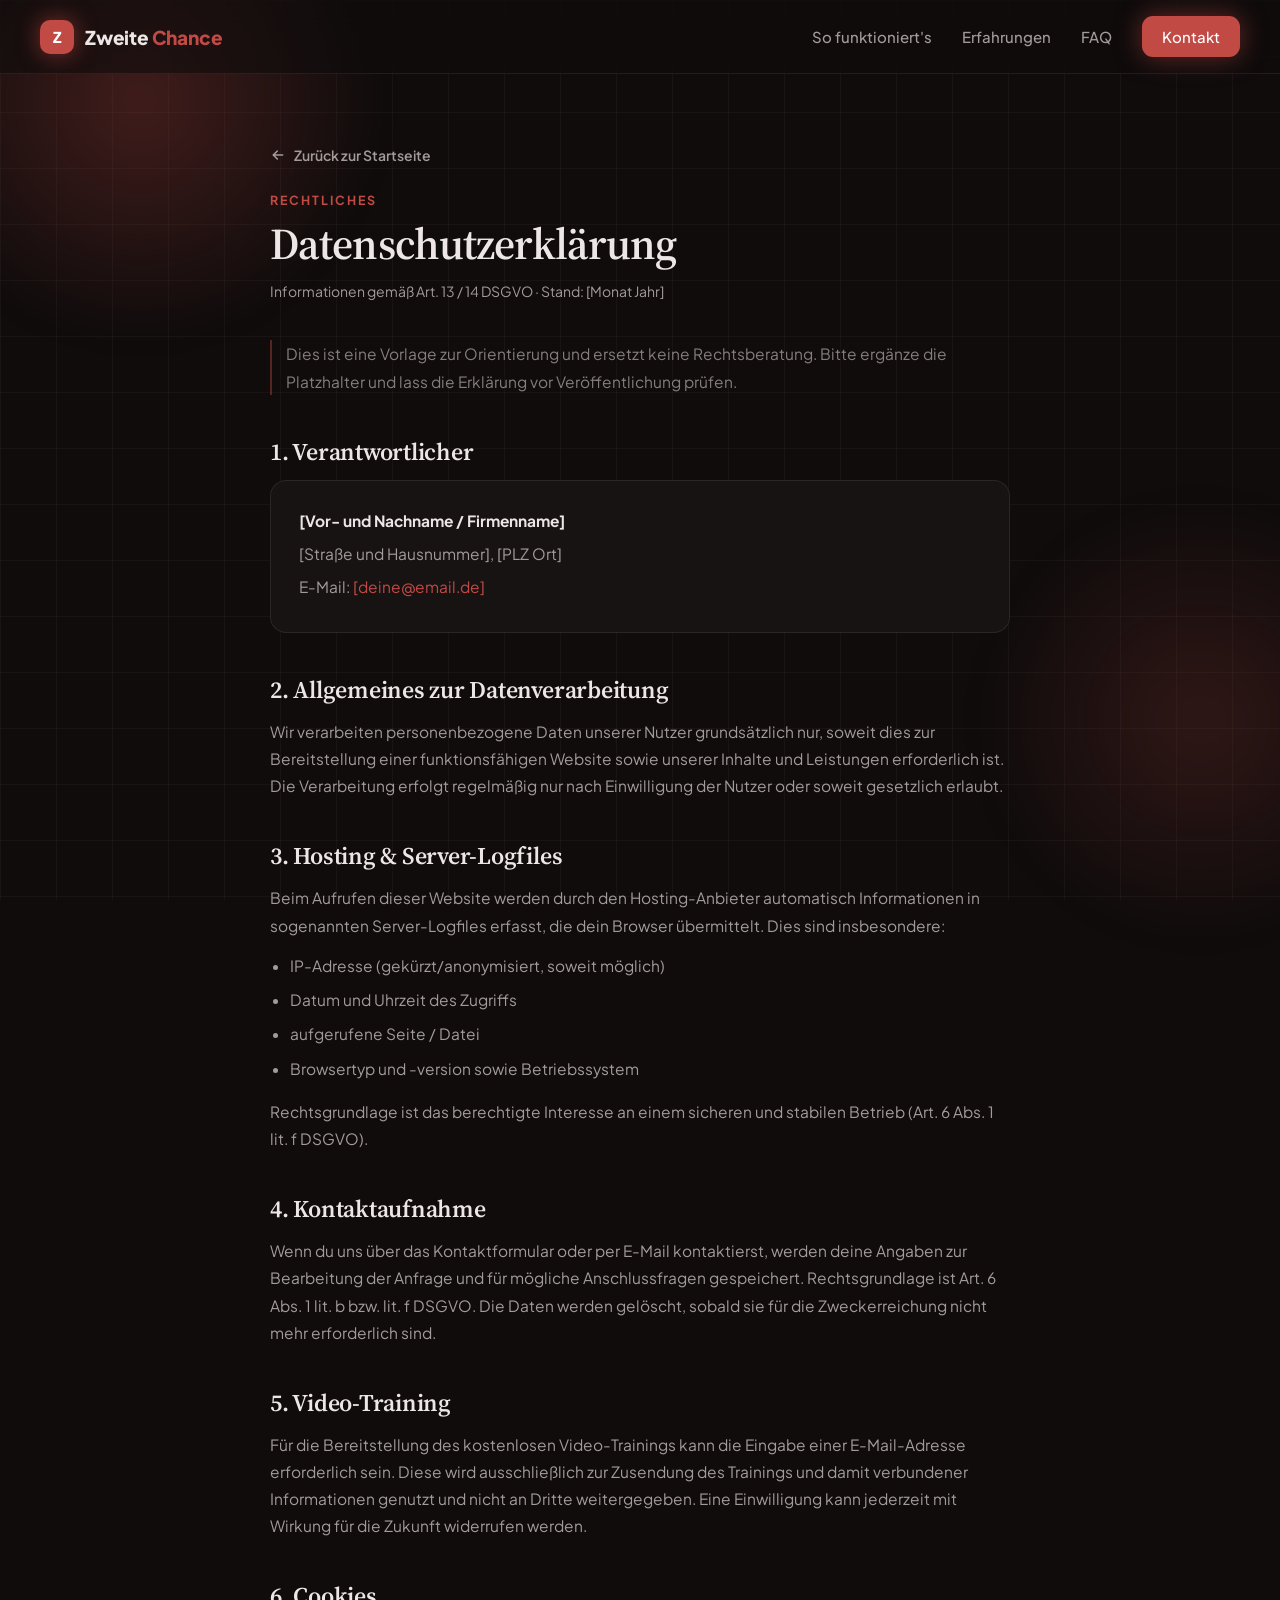
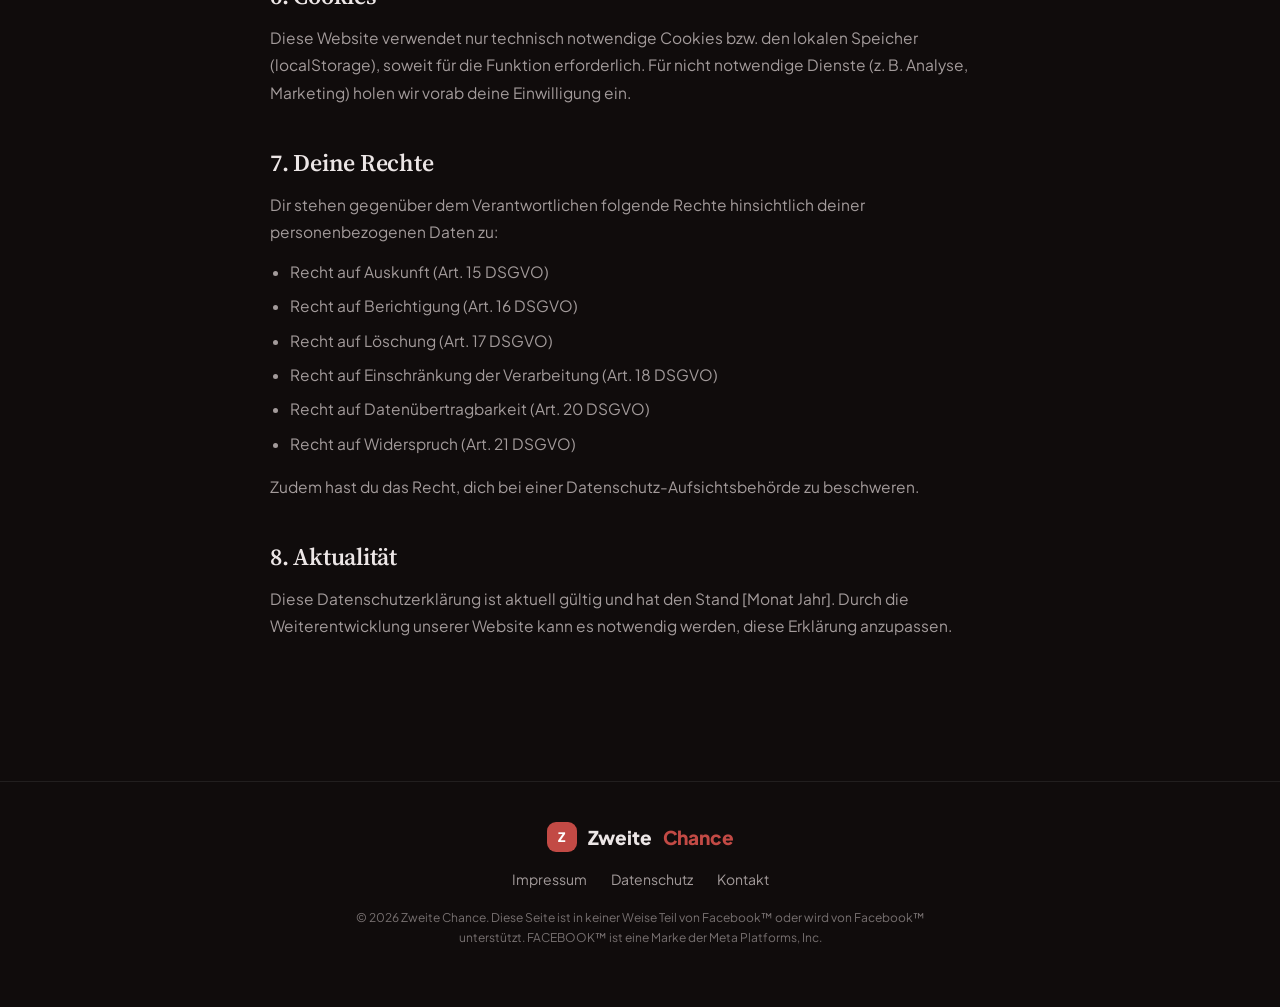
<file: datenschutz.html>
﻿<!DOCTYPE html>
<html lang="de" data-theme="crimson">
<head>
  <meta charset="utf-8">
  <meta name="viewport" content="width=device-width, initial-scale=1">
  <title>Datenschutz — Zweite Chance</title>
  <meta name="robots" content="noindex">
  <link rel="preconnect" href="https://fonts.googleapis.com">
  <link rel="preconnect" href="https://fonts.gstatic.com" crossorigin>
  <link href="https://fonts.googleapis.com/css2?family=Source+Serif+4:opsz,wght@8..60,400;8..60,500;8..60,600;8..60,700&family=Plus+Jakarta+Sans:wght@400;500;600;700;800&display=swap" rel="stylesheet">
  <link rel="stylesheet" href="assets/css/styles.css">
</head>
<body>

  <div class="bg-layer" aria-hidden="true">
    <div class="glow glow-1"></div>
    <div class="glow glow-2"></div>
  </div>
  <canvas id="heartbeat" class="heartbeat-layer" aria-hidden="true"></canvas>

  <div class="ui-layer">

    <nav class="nav">
      <a class="brand" href="index.html" style="text-decoration:none">
        <span class="brand-badge">Z</span>
        <span>Zweite<span class="accent"> Chance</span></span>
      </a>
      <div class="nav-links">
        <a href="index.html#how">So funktioniert's</a>
        <a href="index.html#stories">Erfahrungen</a>
        <a href="index.html#faq">FAQ</a>
        <a href="kontakt.html" class="btn-nav">Kontakt</a>
      </div>
    </nav>

    <main class="page">
      <a class="page-back" href="index.html">
        <svg width="16" height="16" viewBox="0 0 24 24" fill="none" stroke="currentColor" stroke-width="2.4" stroke-linecap="round"><path d="M19 12H5M11 18l-6-6 6-6"/></svg>
        Zurück zur Startseite
      </a>
      <p class="page-eyebrow">Rechtliches</p>
      <h1 class="page-title">Datenschutzerklärung</h1>
      <p class="page-meta">Informationen gemäß Art. 13 / 14 DSGVO · Stand: [Monat Jahr]</p>

      <div class="page-body">
        <p class="page-note">Dies ist eine Vorlage zur Orientierung und ersetzt keine Rechtsberatung. Bitte ergänze die Platzhalter und lass die Erklärung vor Veröffentlichung prüfen.</p>

        <h2>1. Verantwortlicher</h2>
        <div class="page-card">
          <p><strong>[Vor- und Nachname / Firmenname]</strong></p>
          <p>[Straße und Hausnummer], [PLZ Ort]</p>
          <p>E-Mail: <a href="mailto:[deine@email.de]">[deine@email.de]</a></p>
        </div>

        <h2>2. Allgemeines zur Datenverarbeitung</h2>
        <p>Wir verarbeiten personenbezogene Daten unserer Nutzer grundsätzlich nur, soweit dies zur Bereitstellung einer funktionsfähigen Website sowie unserer Inhalte und Leistungen erforderlich ist. Die Verarbeitung erfolgt regelmäßig nur nach Einwilligung der Nutzer oder soweit gesetzlich erlaubt.</p>

        <h2>3. Hosting &amp; Server-Logfiles</h2>
        <p>Beim Aufrufen dieser Website werden durch den Hosting-Anbieter automatisch Informationen in sogenannten Server-Logfiles erfasst, die dein Browser übermittelt. Dies sind insbesondere:</p>
        <ul>
          <li>IP-Adresse (gekürzt/anonymisiert, soweit möglich)</li>
          <li>Datum und Uhrzeit des Zugriffs</li>
          <li>aufgerufene Seite / Datei</li>
          <li>Browsertyp und -version sowie Betriebssystem</li>
        </ul>
        <p>Rechtsgrundlage ist das berechtigte Interesse an einem sicheren und stabilen Betrieb (Art. 6 Abs. 1 lit. f DSGVO).</p>

        <h2>4. Kontaktaufnahme</h2>
        <p>Wenn du uns über das Kontaktformular oder per E-Mail kontaktierst, werden deine Angaben zur Bearbeitung der Anfrage und für mögliche Anschlussfragen gespeichert. Rechtsgrundlage ist Art. 6 Abs. 1 lit. b bzw. lit. f DSGVO. Die Daten werden gelöscht, sobald sie für die Zweckerreichung nicht mehr erforderlich sind.</p>

        <h2>5. Video-Training</h2>
        <p>Für die Bereitstellung des kostenlosen Video-Trainings kann die Eingabe einer E-Mail-Adresse erforderlich sein. Diese wird ausschließlich zur Zusendung des Trainings und damit verbundener Informationen genutzt und nicht an Dritte weitergegeben. Eine Einwilligung kann jederzeit mit Wirkung für die Zukunft widerrufen werden.</p>

        <h2>6. Cookies</h2>
        <p>Diese Website verwendet nur technisch notwendige Cookies bzw. den lokalen Speicher (localStorage), soweit für die Funktion erforderlich. Für nicht notwendige Dienste (z. B. Analyse, Marketing) holen wir vorab deine Einwilligung ein.</p>

        <h2>7. Deine Rechte</h2>
        <p>Dir stehen gegenüber dem Verantwortlichen folgende Rechte hinsichtlich deiner personenbezogenen Daten zu:</p>
        <ul>
          <li>Recht auf Auskunft (Art. 15 DSGVO)</li>
          <li>Recht auf Berichtigung (Art. 16 DSGVO)</li>
          <li>Recht auf Löschung (Art. 17 DSGVO)</li>
          <li>Recht auf Einschränkung der Verarbeitung (Art. 18 DSGVO)</li>
          <li>Recht auf Datenübertragbarkeit (Art. 20 DSGVO)</li>
          <li>Recht auf Widerspruch (Art. 21 DSGVO)</li>
        </ul>
        <p>Zudem hast du das Recht, dich bei einer Datenschutz-Aufsichtsbehörde zu beschweren.</p>

        <h2>8. Aktualität</h2>
        <p>Diese Datenschutzerklärung ist aktuell gültig und hat den Stand [Monat Jahr]. Durch die Weiterentwicklung unserer Website kann es notwendig werden, diese Erklärung anzupassen.</p>
      </div>
    </main>

    <footer class="footer">
      <a class="brand footer-brand" href="index.html" style="text-decoration:none">
        <span class="brand-badge small">Z</span>
        Zweite<span class="accent"> Chance</span>
      </a>
      <div class="footer-links">
        <a href="impressum.html">Impressum</a>
        <a href="datenschutz.html">Datenschutz</a>
        <a href="kontakt.html">Kontakt</a>
      </div>
      <p class="footer-fine">© 2026 Zweite Chance. Diese Seite ist in keiner Weise Teil von Facebook™ oder wird von Facebook™ unterstützt. FACEBOOK™ ist eine Marke der Meta Platforms, Inc.</p>
    </footer>

  </div>

  <script src="assets/js/script.js"></script>
</body>
</html>
</file>
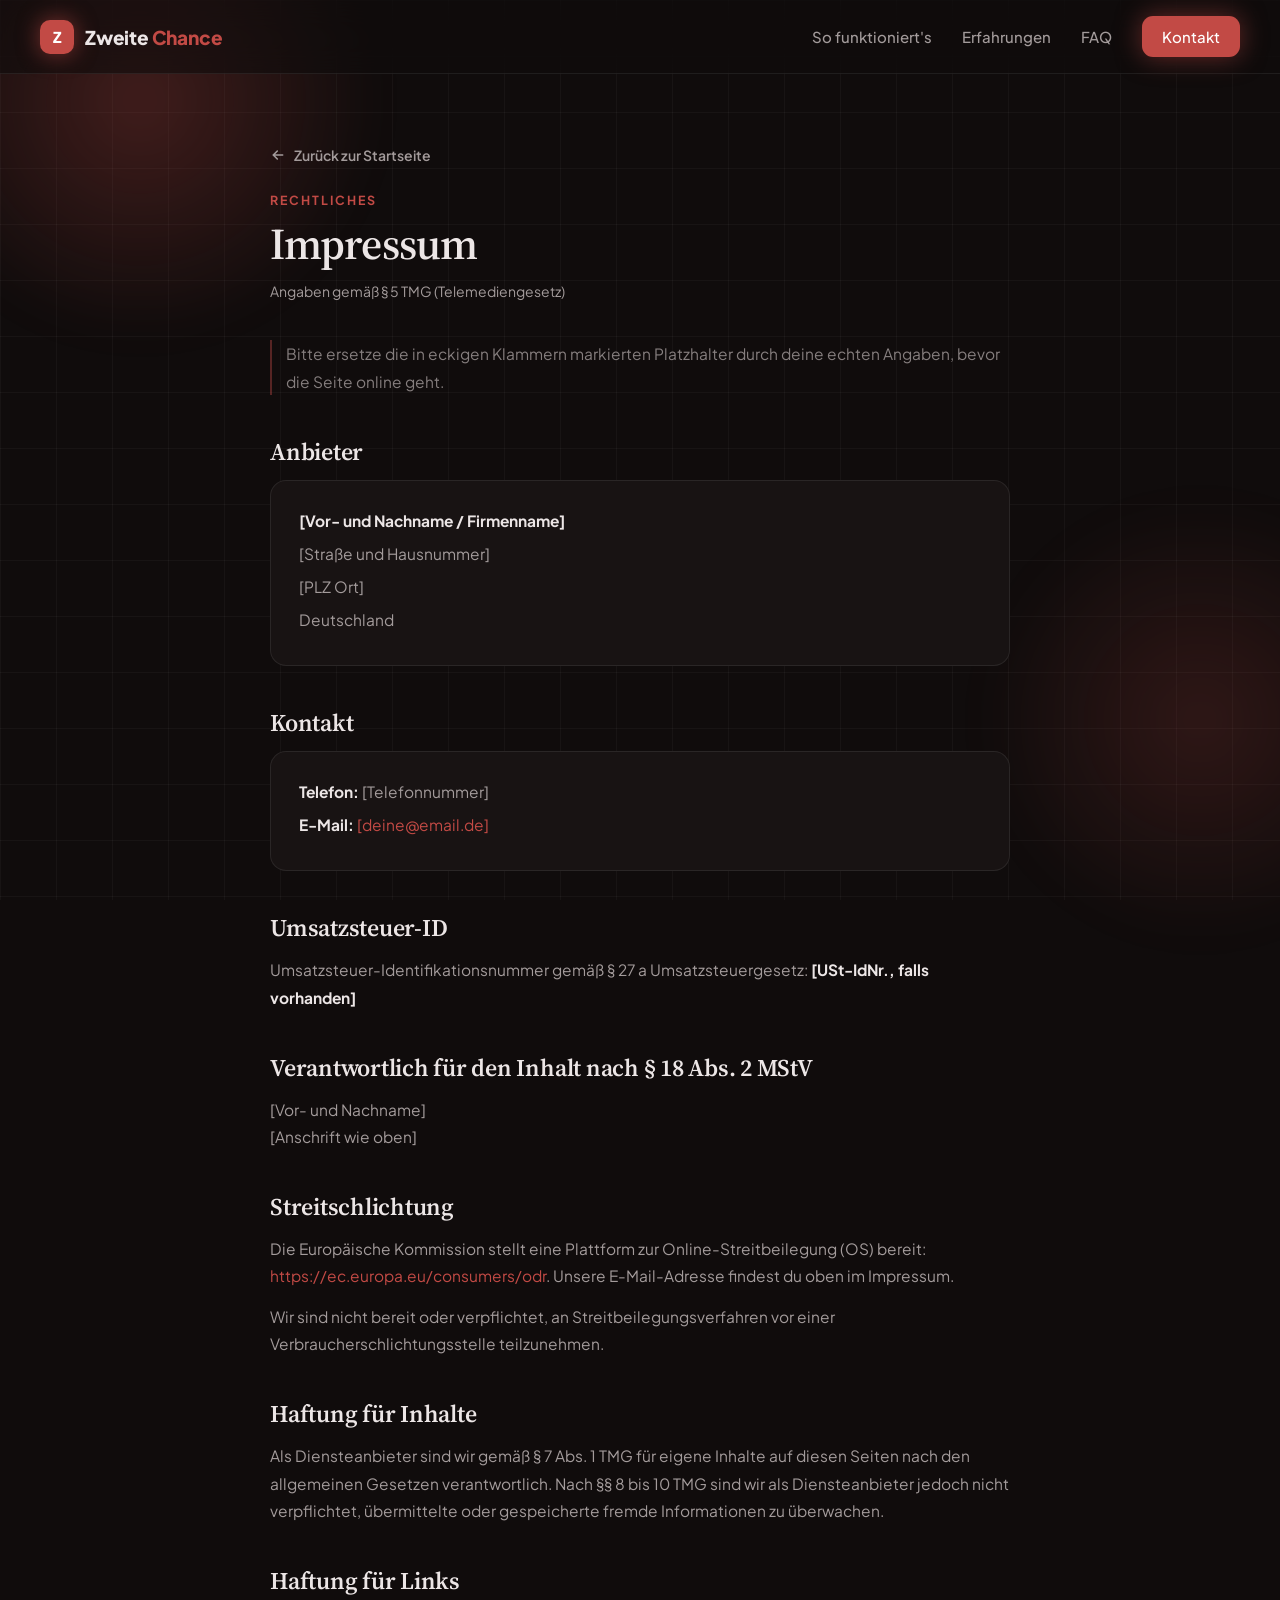
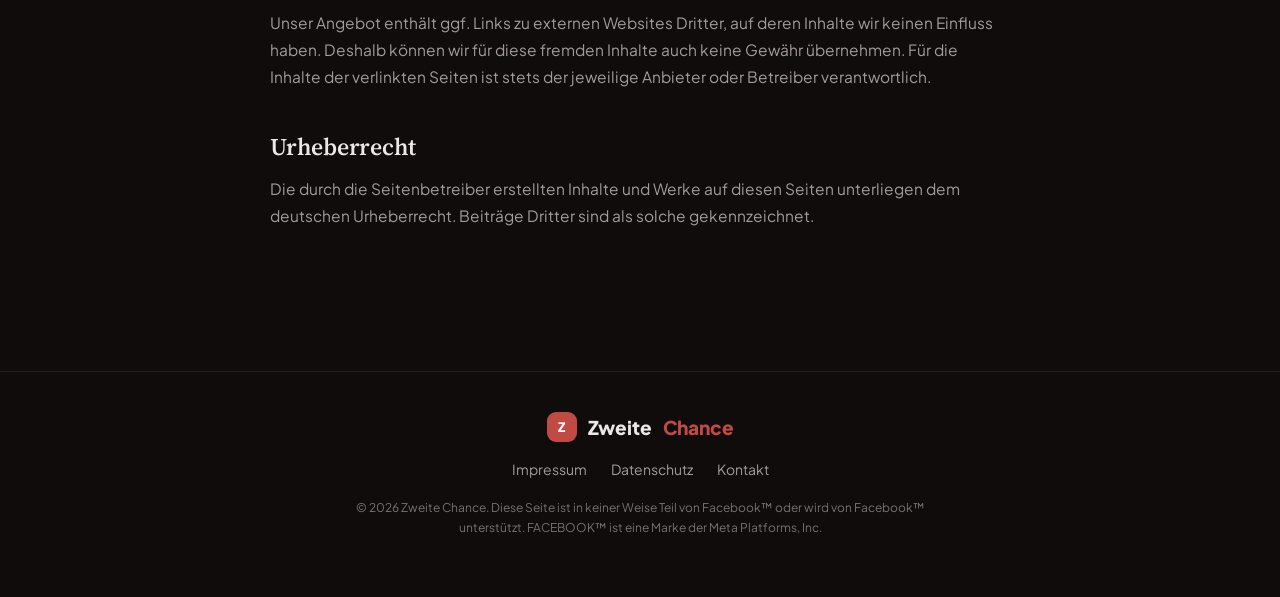
<file: impressum.html>
﻿<!DOCTYPE html>
<html lang="de" data-theme="crimson">
<head>
  <meta charset="utf-8">
  <meta name="viewport" content="width=device-width, initial-scale=1">
  <title>Impressum — Zweite Chance</title>
  <meta name="robots" content="noindex">
  <link rel="preconnect" href="https://fonts.googleapis.com">
  <link rel="preconnect" href="https://fonts.gstatic.com" crossorigin>
  <link href="https://fonts.googleapis.com/css2?family=Source+Serif+4:opsz,wght@8..60,400;8..60,500;8..60,600;8..60,700&family=Plus+Jakarta+Sans:wght@400;500;600;700;800&display=swap" rel="stylesheet">
  <link rel="stylesheet" href="assets/css/styles.css">
</head>
<body>

  <div class="bg-layer" aria-hidden="true">
    <div class="glow glow-1"></div>
    <div class="glow glow-2"></div>
  </div>
  <canvas id="heartbeat" class="heartbeat-layer" aria-hidden="true"></canvas>

  <div class="ui-layer">

    <nav class="nav">
      <a class="brand" href="index.html" style="text-decoration:none">
        <span class="brand-badge">Z</span>
        <span>Zweite<span class="accent"> Chance</span></span>
      </a>
      <div class="nav-links">
        <a href="index.html#how">So funktioniert's</a>
        <a href="index.html#stories">Erfahrungen</a>
        <a href="index.html#faq">FAQ</a>
        <a href="kontakt.html" class="btn-nav">Kontakt</a>
      </div>
    </nav>

    <main class="page">
      <a class="page-back" href="index.html">
        <svg width="16" height="16" viewBox="0 0 24 24" fill="none" stroke="currentColor" stroke-width="2.4" stroke-linecap="round"><path d="M19 12H5M11 18l-6-6 6-6"/></svg>
        Zurück zur Startseite
      </a>
      <p class="page-eyebrow">Rechtliches</p>
      <h1 class="page-title">Impressum</h1>
      <p class="page-meta">Angaben gemäß § 5 TMG (Telemediengesetz)</p>

      <div class="page-body">
        <p class="page-note">Bitte ersetze die in eckigen Klammern markierten Platzhalter durch deine echten Angaben, bevor die Seite online geht.</p>

        <h2>Anbieter</h2>
        <div class="page-card">
          <p><strong>[Vor- und Nachname / Firmenname]</strong></p>
          <p>[Straße und Hausnummer]</p>
          <p>[PLZ Ort]</p>
          <p>Deutschland</p>
        </div>

        <h2>Kontakt</h2>
        <div class="page-card">
          <p><strong>Telefon:</strong> [Telefonnummer]</p>
          <p><strong>E-Mail:</strong> <a href="mailto:[deine@email.de]">[deine@email.de]</a></p>
        </div>

        <h2>Umsatzsteuer-ID</h2>
        <p>Umsatzsteuer-Identifikationsnummer gemäß § 27 a Umsatzsteuergesetz: <strong>[USt-IdNr., falls vorhanden]</strong></p>

        <h2>Verantwortlich für den Inhalt nach § 18 Abs. 2 MStV</h2>
        <p>[Vor- und Nachname]<br>[Anschrift wie oben]</p>

        <h2>Streitschlichtung</h2>
        <p>Die Europäische Kommission stellt eine Plattform zur Online-Streitbeilegung (OS) bereit: <a href="https://ec.europa.eu/consumers/odr" target="_blank" rel="noopener">https://ec.europa.eu/consumers/odr</a>. Unsere E-Mail-Adresse findest du oben im Impressum.</p>
        <p>Wir sind nicht bereit oder verpflichtet, an Streitbeilegungsverfahren vor einer Verbraucherschlichtungsstelle teilzunehmen.</p>

        <h2>Haftung für Inhalte</h2>
        <p>Als Diensteanbieter sind wir gemäß § 7 Abs. 1 TMG für eigene Inhalte auf diesen Seiten nach den allgemeinen Gesetzen verantwortlich. Nach §§ 8 bis 10 TMG sind wir als Diensteanbieter jedoch nicht verpflichtet, übermittelte oder gespeicherte fremde Informationen zu überwachen.</p>

        <h2>Haftung für Links</h2>
        <p>Unser Angebot enthält ggf. Links zu externen Websites Dritter, auf deren Inhalte wir keinen Einfluss haben. Deshalb können wir für diese fremden Inhalte auch keine Gewähr übernehmen. Für die Inhalte der verlinkten Seiten ist stets der jeweilige Anbieter oder Betreiber verantwortlich.</p>

        <h2>Urheberrecht</h2>
        <p>Die durch die Seitenbetreiber erstellten Inhalte und Werke auf diesen Seiten unterliegen dem deutschen Urheberrecht. Beiträge Dritter sind als solche gekennzeichnet.</p>
      </div>
    </main>

    <footer class="footer">
      <a class="brand footer-brand" href="index.html" style="text-decoration:none">
        <span class="brand-badge small">Z</span>
        Zweite<span class="accent"> Chance</span>
      </a>
      <div class="footer-links">
        <a href="impressum.html">Impressum</a>
        <a href="datenschutz.html">Datenschutz</a>
        <a href="kontakt.html">Kontakt</a>
      </div>
      <p class="footer-fine">© 2026 Zweite Chance. Diese Seite ist in keiner Weise Teil von Facebook™ oder wird von Facebook™ unterstützt. FACEBOOK™ ist eine Marke der Meta Platforms, Inc.</p>
    </footer>

  </div>

  <script src="assets/js/script.js"></script>
</body>
</html>
</file>
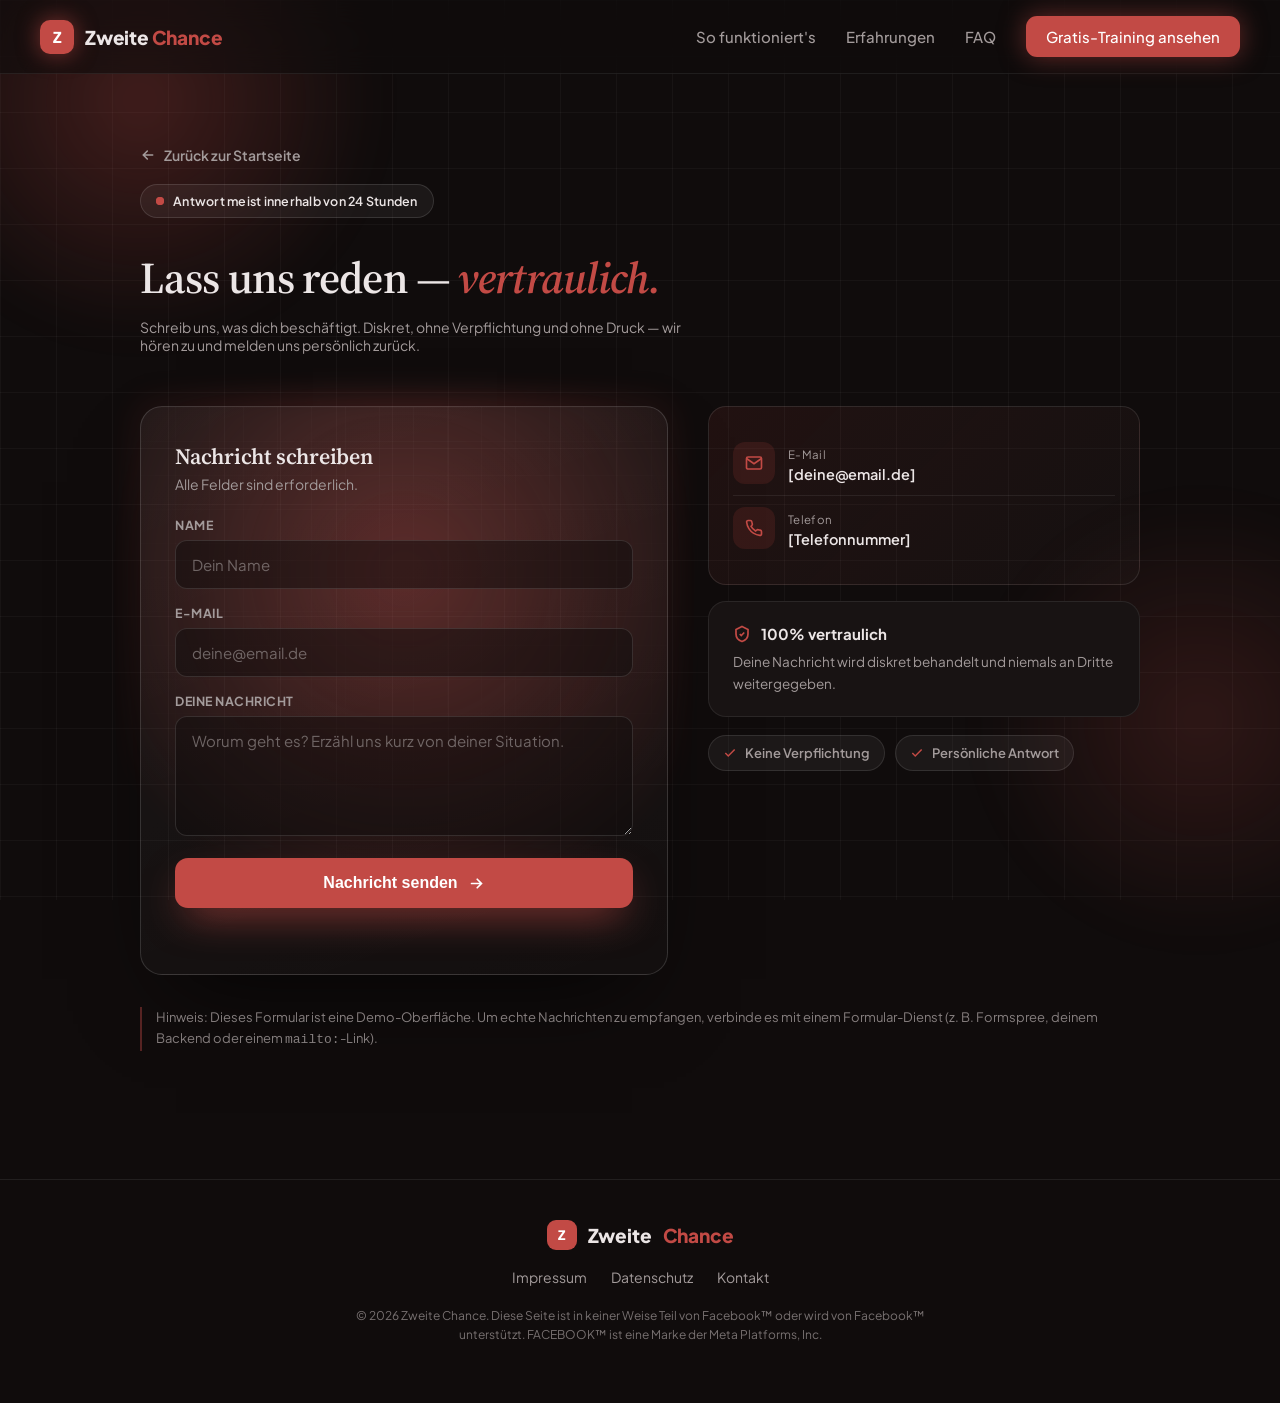
<file: kontakt.html>
﻿<!DOCTYPE html>
<html lang="de" data-theme="crimson">
<head>
  <meta charset="utf-8">
  <meta name="viewport" content="width=device-width, initial-scale=1">
  <title>Kontakt — Zweite Chance</title>
  <link rel="preconnect" href="https://fonts.googleapis.com">
  <link rel="preconnect" href="https://fonts.gstatic.com" crossorigin>
  <link href="https://fonts.googleapis.com/css2?family=Source+Serif+4:opsz,wght@8..60,400;8..60,500;8..60,600;8..60,700&family=Plus+Jakarta+Sans:wght@400;500;600;700;800&display=swap" rel="stylesheet">
  <link rel="stylesheet" href="assets/css/styles.css">
</head>
<body>

  <div class="bg-layer" aria-hidden="true">
    <div class="glow glow-1"></div>
    <div class="glow glow-2"></div>
  </div>
  <canvas id="heartbeat" class="heartbeat-layer" aria-hidden="true"></canvas>

  <div class="ui-layer">

    <nav class="nav">
      <a class="brand" href="index.html" style="text-decoration:none">
        <span class="brand-badge">Z</span>
        <span>Zweite<span class="accent"> Chance</span></span>
      </a>
      <div class="nav-links">
        <a href="index.html#how">So funktioniert's</a>
        <a href="index.html#stories">Erfahrungen</a>
        <a href="index.html#faq">FAQ</a>
        <a href="index.html#cta" class="btn-nav">Gratis-Training ansehen</a>
      </div>
    </nav>

    <main class="page" style="max-width:1080px">
      <a class="page-back" href="index.html" style="display:flex;width:fit-content;margin-bottom:20px">
        <svg width="16" height="16" viewBox="0 0 24 24" fill="none" stroke="currentColor" stroke-width="2.4" stroke-linecap="round"><path d="M19 12H5M11 18l-6-6 6-6"/></svg>
        Zurück zur Startseite
      </a>
      <div class="badge reveal" style="margin-bottom:24px">
        <span class="ping"><span class="ping-dot"></span><span class="ping-wave"></span></span>
        Antwort meist innerhalb von 24 Stunden
      </div>
      <h1 class="page-title reveal" style="margin-bottom:16px">Lass uns reden — <span class="accent italic">vertraulich.</span></h1>
      <p class="page-meta reveal" style="max-width:560px;margin-bottom:52px">Schreib uns, was dich beschäftigt. Diskret, ohne Verpflichtung und ohne Druck — wir hören zu und melden uns persönlich zurück.</p>

      <div class="contact-hero">
        <!-- Form panel -->
        <div class="form-panel reveal-l">
          <div class="form-panel-glow"></div>
          <div class="form-card">
            <div class="form-card-head">Nachricht schreiben</div>
            <div class="form-card-sub">Alle Felder sind erforderlich.</div>
            <form class="contact-form" id="contact-form" novalidate>
              <div class="field">
                <label for="cf-name">Name</label>
                <input type="text" id="cf-name" name="name" placeholder="Dein Name" required>
              </div>
              <div class="field">
                <label for="cf-email">E-Mail</label>
                <input type="email" id="cf-email" name="email" placeholder="deine@email.de" required>
              </div>
              <div class="field">
                <label for="cf-msg">Deine Nachricht</label>
                <textarea id="cf-msg" name="message" placeholder="Worum geht es? Erzähl uns kurz von deiner Situation." required></textarea>
              </div>
              <button type="submit" class="btn-primary form-submit" style="border:none;cursor:pointer">
                Nachricht senden
                <svg width="17" height="17" viewBox="0 0 24 24" fill="none" stroke="#fff" stroke-width="2.4" stroke-linecap="round"><path d="M5 12h14M13 6l6 6-6 6"/></svg>
              </button>
              <p class="form-status" id="cf-status" role="status"></p>
            </form>
          </div>
        </div>

        <!-- Info column -->
        <aside class="contact-side reveal-r">
          <div class="info-card">
            <div class="contact-method">
              <span class="method-icon"><svg width="18" height="18" viewBox="0 0 24 24" fill="none" stroke="var(--accent)" stroke-width="2.2"><rect x="2" y="4" width="20" height="16" rx="2"/><path d="M22 6l-10 7L2 6"/></svg></span>
              <span><span class="method-label">E-Mail</span><br><a class="method-value" href="mailto:[deine@email.de]">[deine@email.de]</a></span>
            </div>
            <div class="contact-method">
              <span class="method-icon"><svg width="18" height="18" viewBox="0 0 24 24" fill="none" stroke="var(--accent)" stroke-width="2.2"><path d="M22 16.9v3a2 2 0 0 1-2.2 2 19.8 19.8 0 0 1-8.6-3 19.5 19.5 0 0 1-6-6 19.8 19.8 0 0 1-3-8.6A2 2 0 0 1 4.1 2h3a2 2 0 0 1 2 1.7c.1.9.3 1.8.6 2.6a2 2 0 0 1-.5 2.1L8.1 9.9a16 16 0 0 0 6 6l1.5-1.1a2 2 0 0 1 2.1-.5c.8.3 1.7.5 2.6.6a2 2 0 0 1 1.7 2z"/></svg></span>
              <span><span class="method-label">Telefon</span><br><span class="method-value">[Telefonnummer]</span></span>
            </div>
          </div>

          <div class="assure-card">
            <div class="assure-head">
              <svg width="18" height="18" viewBox="0 0 24 24" fill="none" stroke="currentColor" stroke-width="2.3"><path d="M12 2l8 4v6c0 5-3.4 8.5-8 10-4.6-1.5-8-5-8-10V6z"/><path d="M9 12l2 2 4-4"/></svg>
              100% vertraulich
            </div>
            <p>Deine Nachricht wird diskret behandelt und niemals an Dritte weitergegeben.</p>
          </div>

          <div class="contact-chips">
            <span class="contact-chip"><svg width="14" height="14" viewBox="0 0 24 24" fill="none" stroke="currentColor" stroke-width="2.6"><path d="M20 6L9 17l-5-5"/></svg> Keine Verpflichtung</span>
            <span class="contact-chip"><svg width="14" height="14" viewBox="0 0 24 24" fill="none" stroke="currentColor" stroke-width="2.6"><path d="M20 6L9 17l-5-5"/></svg> Persönliche Antwort</span>
          </div>
        </aside>
      </div>

      <p class="page-note" style="margin-top:32px">Hinweis: Dieses Formular ist eine Demo-Oberfläche. Um echte Nachrichten zu empfangen, verbinde es mit einem Formular-Dienst (z. B. Formspree, deinem Backend oder einem <code>mailto:</code>-Link).</p>
    </main>

    <footer class="footer">
      <a class="brand footer-brand" href="index.html" style="text-decoration:none">
        <span class="brand-badge small">Z</span>
        Zweite<span class="accent"> Chance</span>
      </a>
      <div class="footer-links">
        <a href="impressum.html">Impressum</a>
        <a href="datenschutz.html">Datenschutz</a>
        <a href="kontakt.html">Kontakt</a>
      </div>
      <p class="footer-fine">© 2026 Zweite Chance. Diese Seite ist in keiner Weise Teil von Facebook™ oder wird von Facebook™ unterstützt. FACEBOOK™ ist eine Marke der Meta Platforms, Inc.</p>
    </footer>

  </div>

  <script src="assets/js/script.js"></script>
  <script>
    (function () {
      var form = document.getElementById('contact-form');
      var status = document.getElementById('cf-status');
      if (!form) return;
      form.addEventListener('submit', function (e) {
        e.preventDefault();
        var name = document.getElementById('cf-name').value.trim();
        var email = document.getElementById('cf-email').value.trim();
        var msg = document.getElementById('cf-msg').value.trim();
        if (!name || !email || !msg) {
          status.style.color = '#E0795A';
          status.textContent = 'Bitte fülle alle Felder aus.';
          return;
        }
        if (!/^[^\s@]+@[^\s@]+\.[^\s@]+$/.test(email)) {
          status.style.color = '#E0795A';
          status.textContent = 'Bitte gib eine gültige E-Mail-Adresse ein.';
          return;
        }
        status.style.color = 'var(--accent)';
        status.textContent = 'Danke, ' + name + '! Deine Nachricht wurde vorbereitet — verbinde das Formular mit deinem Dienst, um sie zu senden.';
        form.reset();
      });
    })();
  </script>
</body>
</html>
</file>
<file: assets/css/styles.css>
/* ============================================================
   Zweite Chance — Stylesheet
   Theme tokens live on [data-theme] on <html>.
   Switch theme in JS:  document.documentElement.dataset.theme = 'obsidian'
   ============================================================ */

:root,
[data-theme="crimson"] {
  --bg: #100C0C;        --bgRgb: 16,12,12;
  --surface: #181313;
  --text: #ECE6E6;      --muted: #A39B9B;
  --line: 255,255,255;
  --ink: #221A1A;
  --accent: #C24A45;    --accent2: #97322E;  --accentRgb: 194,74,69;
}
[data-theme="obsidian"] {
  --bg:#0E0F12; --bgRgb:14,15,18; --surface:#16181D; --text:#EDEDEF; --muted:#9A9CA5;
  --line:255,255,255; --ink:#1B1E25; --accent:#C98A5E; --accent2:#A66B45; --accentRgb:201,138,94;
}
[data-theme="mocha"] {
  --bg:#14100D; --bgRgb:20,16,13; --surface:#1E1813; --text:#F0EAE3; --muted:#ABA095;
  --line:255,255,255; --ink:#241C16; --accent:#C77E54; --accent2:#9E5E3A; --accentRgb:199,126,84;
}
[data-theme="inkrose"] {
  --bg:#120E11; --bgRgb:18,14,17; --surface:#1C161A; --text:#EFE8EC; --muted:#A79AA1;
  --line:255,255,255; --ink:#221A1F; --accent:#C77089; --accent2:#9E5066; --accentRgb:199,112,137;
}
[data-theme="forest"] {
  --bg:#0C1310; --bgRgb:12,19,16; --surface:#141D18; --text:#E7EEE9; --muted:#93A39A;
  --line:255,255,255; --ink:#18221C; --accent:#5FA383; --accent2:#3F7A60; --accentRgb:95,163,131;
}
[data-theme="steel"] {
  --bg:#0E1217; --bgRgb:14,18,23; --surface:#171C23; --text:#E8EBEF; --muted:#94A0AC;
  --line:255,255,255; --ink:#1B212A; --accent:#6E9BC4; --accent2:#4E78A0; --accentRgb:110,155,196;
}
[data-theme="sand"] {
  --bg:#F3EEE6; --bgRgb:243,238,230; --surface:#FFFFFF; --text:#26211C; --muted:#6A6258;
  --line:38,33,28; --ink:#26211C; --accent:#B0664A; --accent2:#8C4E37; --accentRgb:176,102,74;
}

* { margin:0; padding:0; box-sizing:border-box; }
html { scroll-behavior:smooth; }
body {
  font-family:'Plus Jakarta Sans', sans-serif;
  background:var(--bg);
  color:var(--text);
  min-height:100vh;
  overflow-x:hidden;
  position:relative;
}
::selection { background:var(--accent); color:#fff; }
a { color:inherit; }
.accent { color:var(--accent); }
.italic { font-style:italic; }

/* ---------- Layers ---------- */
.bg-layer {
  position:fixed; inset:0; z-index:0; pointer-events:none;
  background:
    linear-gradient(rgba(var(--line),0.035) 1px, transparent 1px),
    linear-gradient(90deg, rgba(var(--line),0.035) 1px, transparent 1px);
  background-size:56px 56px, 56px 56px;
}
.glow { position:absolute; border-radius:50%; filter:blur(20px); }
.glow-1 { top:-160px; left:-120px; width:520px; height:520px;
  background:radial-gradient(circle, rgba(var(--accentRgb),0.28), transparent 65%);
  animation:scFloat 14s ease-in-out infinite; }
.glow-2 { top:480px; right:-160px; width:480px; height:480px;
  background:radial-gradient(circle, rgba(var(--accentRgb),0.18), transparent 65%);
  animation:scFloat2 18s ease-in-out infinite; }
.heartbeat-layer { position:fixed; inset:0; z-index:1; pointer-events:none; width:100%; height:100%; }
.ui-layer { position:relative; z-index:2; }

/* ---------- Nav ---------- */
.nav {
  position:sticky; top:0; z-index:50;
  display:flex; align-items:center; justify-content:space-between;
  padding:16px 40px;
  background:rgba(var(--bgRgb),0.6);
  backdrop-filter:blur(16px);
  border-bottom:1px solid rgba(var(--line),0.07);
}
.brand { display:flex; align-items:center; gap:11px; font-weight:800; letter-spacing:-0.01em; font-size:19px; text-decoration:none; color:inherit; cursor:pointer; }
.brand-badge {
  display:inline-flex; align-items:center; justify-content:center;
  width:34px; height:34px; border-radius:10px;
  background:var(--accent); color:#fff; font-size:15px;
  box-shadow:0 0 22px rgba(var(--accentRgb),0.6);
}
.brand-badge.small { width:30px; height:30px; border-radius:9px; font-size:13px; box-shadow:none; }
.nav-links { display:flex; align-items:center; gap:30px; }
.nav-links a { text-decoration:none; color:var(--muted); font-weight:500; font-size:15px; transition:color .2s; }
.nav-links a:hover { color:var(--text); }
.btn-nav {
  background:var(--accent); color:#fff !important; font-weight:700; font-size:14px;
  padding:11px 20px; border-radius:11px;
  box-shadow:0 0 26px rgba(var(--accentRgb),0.5);
}

/* ---------- Hero ---------- */
.hero { position:relative; max-width:1200px; margin:0 auto; padding:84px 40px 56px; }
.hero-grid { display:grid; grid-template-columns:1.05fr 0.95fr; grid-template-rows:auto auto; gap:32px 56px; align-items:start; }
.hero-text-top  { grid-column:1; grid-row:1; }
.hero-media     { grid-column:2; grid-row:1 / 3; align-self:center; }
.hero-text-bottom { grid-column:1; grid-row:2; }
.badge {
  display:inline-flex; align-items:center; gap:9px;
  background:rgba(var(--line),0.05); border:1px solid rgba(var(--line),0.12);
  padding:8px 15px; border-radius:999px;
  font-size:12.5px; font-weight:600; letter-spacing:0.02em; color:var(--text);
}
.ping { position:relative; display:inline-flex; width:8px; height:8px; }
.ping-dot, .ping-wave { position:absolute; inset:0; border-radius:50%; background:var(--accent); }
.ping-wave { animation:scPing 2s ease-out infinite; }
.hero-eyebrow { font-family:'Source Serif 4', serif; font-weight:600; font-size:16px; letter-spacing:0.14em; text-transform:uppercase; color:var(--accent); margin-top:22px; }
.hero-eyebrow .eyebrow-white { color:#fff; }
.hero-title { font-family:'Source Serif 4', serif; font-weight:600; font-size:58px; line-height:1.06; letter-spacing:-0.02em; margin-top:10px; }
.hero-sub { font-size:18px; line-height:1.65; color:var(--muted); max-width:520px; margin-top:20px; }
.hero-actions { display:flex; align-items:center; gap:16px; margin-top:30px; flex-wrap:wrap; }
.rating { display:flex; align-items:center; gap:9px; }
.stars { color:#D9A441; font-size:16px; letter-spacing:1px; }
.rating-text { font-size:14px; color:var(--muted); }
.rating-text b { color:var(--text); }
.hero-trust { display:flex; gap:22px; margin-top:30px; flex-wrap:wrap; font-size:13px; color:var(--muted); }
.hero-trust span { display:flex; align-items:center; gap:7px; }

.hero-media { position:relative; }
.hero-media-glow {
  position:absolute; inset:-14px; border-radius:26px;
  background:radial-gradient(circle at 50% 40%, rgba(var(--accentRgb),0.45), transparent 70%);
  filter:blur(10px); animation:scGlow 4s ease-in-out infinite;
}
.video-frame {
  position:relative; border-radius:20px;
  border:1px solid rgba(var(--line),0.14);
  box-shadow:0 40px 90px -30px rgba(0,0,0,0.8);
}
.video-inner {
  position:relative; aspect-ratio:4/3; border-radius:19px;
  display:flex; align-items:center; justify-content:center;
  background:linear-gradient(135deg,#262026,#16121a);
  overflow:hidden;
}
.video-poster { position:absolute; inset:0; width:100%; height:100%; object-fit:cover; transition:transform 0.5s ease; }
.video-inner:hover .video-poster { transform:scale(1.06); }
.play-btn {
  position:relative; z-index:2;
  display:inline-flex; align-items:center; justify-content:center;
  width:74px; height:74px; border-radius:50%; border:none; cursor:pointer;
  background:var(--accent);
  box-shadow:0 0 0 10px rgba(var(--accentRgb),0.22), 0 14px 40px rgba(0,0,0,0.5);
  transition:transform .2s;
}
.play-btn:hover { transform:scale(1.07); }
.video-tag {
  position:absolute; bottom:14px; right:14px; z-index:2;
  background:rgba(0,0,0,0.55); backdrop-filter:blur(6px);
  color:#fff; font-size:12px; font-weight:600; padding:6px 11px; border-radius:8px;
}
.stat-float {
  position:absolute; bottom:-22px; left:-22px; z-index:2;
  background:rgba(var(--bgRgb),0.85); backdrop-filter:blur(12px);
  border:1px solid rgba(var(--line),0.14); border-radius:14px; padding:12px 16px;
  box-shadow:0 18px 40px -16px rgba(0,0,0,0.7);
}
.stat-float-num { font-family:'Source Serif 4', serif; font-size:24px; font-weight:600; color:var(--accent); }
.stat-float-label { font-size:11.5px; color:var(--muted); margin-top:1px; }

/* ---------- Video Preview Section ---------- */
.video-preview-section { text-align:center; }
.video-intro-sub { max-width:640px; }
.video-intro-sub .hl { color:#fff; font-weight:600; }
.video-preview-section .video-intro-title {
  color:#fff; max-width:820px; margin:22px auto 0;
  font-size:40px; line-height:1.12;
}
.section-sub {
  font-size:16px; color:var(--muted); max-width:620px;
  margin:12px auto 0; line-height:1.7;
}
.video-caption {
  text-align:center; color:#fff; font-weight:700;
  font-size:22px; letter-spacing:-0.01em; margin:22px auto 0; max-width:720px;
}
.video-caption-sep { color:var(--accent); margin:0 6px; font-weight:600; }
.video-preview-wrap {
  max-width:940px; margin:44px auto 0;
  border-radius:28px; overflow:hidden;
  border:1px solid rgba(var(--line),0.18);
  box-shadow:0 40px 90px -20px rgba(0,0,0,0.85);
  background:#000;
  position:relative;
}
.preview-video {
  width:100%; display:block;
  aspect-ratio:16/9;
  border-radius:28px;
}
.video-preview-link { display:block; cursor:pointer; text-decoration:none; }
.video-preview-link img.preview-video { object-fit:cover; transition:transform .5s ease; }
.video-preview-link:hover img.preview-video { transform:scale(1.04); }
.play-btn-lg {
  position:absolute; top:50%; left:50%; transform:translate(-50%,-50%);
  width:88px; height:88px;
}
.video-preview-link:hover .play-btn-lg { transform:translate(-50%,-50%) scale(1.07); }

/* ---------- Placeholders ---------- */
[data-placeholder] {
  display:flex; align-items:center; justify-content:center;
  background:repeating-linear-gradient(45deg, rgba(var(--line),0.04), rgba(var(--line),0.04) 12px, transparent 12px, transparent 24px);
}
[data-placeholder]::after {
  content:attr(data-placeholder);
  font-size:13px; font-weight:600; color:var(--muted); opacity:0.7; letter-spacing:0.02em;
}

/* ---------- Marquee ---------- */
.marquee-wrap {
  border-top:1px solid rgba(var(--line),0.07);
  border-bottom:1px solid rgba(var(--line),0.07);
  overflow:hidden; background:rgba(var(--line),0.02); margin-top:24px;
}
.marquee { display:flex; width:max-content; animation:scMarquee 32s linear infinite; }
.marquee-item {
  display:inline-flex; align-items:center; gap:11px; padding:18px 34px;
  font-size:14px; font-weight:600; color:var(--muted); white-space:nowrap;
}

/* ---------- Sections ---------- */
.section { margin:104px auto 0; padding:0 40px; }
.section.narrow { max-width:1080px; }
.section.wide { max-width:1120px; }
.eyebrow { text-align:center; font-weight:700; font-size:12.5px; letter-spacing:0.16em; text-transform:uppercase; color:var(--accent); }
.section-title {
  font-family:'Source Serif 4', serif; text-align:center; font-weight:600;
  font-size:38px; letter-spacing:-0.02em; margin-top:12px; line-height:1.15;
}

/* ---------- Cards / grids ---------- */
.grid-3 { display:grid; grid-template-columns:repeat(3,1fr); gap:20px; margin-top:48px; }
.grid-2 { display:grid; grid-template-columns:1fr 1fr; gap:20px; margin-top:44px; }
.card {
  background:var(--surface); border:1px solid rgba(var(--line),0.08);
  border-radius:20px; padding:30px 26px; transition:transform .25s, border-color .25s;
}
.card:hover { transform:translateY(-5px); border-color:rgba(var(--accentRgb),0.4); }
.card-emoji { font-size:26px; }
.card-lead { font-size:16px; line-height:1.55; color:var(--text); margin-top:14px; font-weight:500; }
.card-icon { width:48px; height:48px; border-radius:13px; background:rgba(var(--accentRgb),0.12); display:flex; align-items:center; justify-content:center; font-size:23px; }
.card-title { font-size:18px; font-weight:700; margin-top:18px; letter-spacing:-0.01em; }
.card-body { font-size:15px; line-height:1.6; color:var(--muted); margin-top:10px; }
.step-num {
  display:inline-flex; align-items:center; justify-content:center;
  width:48px; height:48px; border-radius:13px;
  background:rgba(var(--accentRgb),0.14); color:var(--accent);
  font-family:'Source Serif 4', serif; font-size:24px; font-weight:600;
}

/* ---------- Coach ---------- */
.coach {
  background:linear-gradient(135deg, rgba(var(--accentRgb),0.10), rgba(var(--line),0.02));
  border:1px solid rgba(var(--line),0.1); border-radius:26px; padding:48px;
  display:grid; grid-template-columns:0.8fr 1.2fr; gap:44px; align-items:center; overflow:hidden;
}
.coach-photo { width:100%; aspect-ratio:4/5; border-radius:20px; overflow:hidden; border:1px solid rgba(var(--line),0.12); object-fit:cover; display:block; }
.coach-name { font-family:'Source Serif 4', serif; font-weight:700; font-size:26px; margin-top:0; letter-spacing:-0.01em; line-height:1.1; }
.coach-role { font-size:14px; font-weight:600; color:var(--accent); margin-top:5px; }
.coach-title {
  font-family:'Source Serif 4', serif; font-weight:600; font-size:32px;
  margin-top:26px; padding-top:26px; letter-spacing:-0.01em; line-height:1.15;
  border-top:1px solid rgba(var(--line),0.12);
}
.coach-body { margin-top:16px; }
.coach-stats { margin-top:34px; }
.coach-body { font-size:16px; line-height:1.7; color:var(--muted); margin-top:18px; }
.coach-stats { display:flex; gap:40px; margin-top:30px; flex-wrap:wrap; }
.stat-num { font-family:'Source Serif 4', serif; font-size:34px; font-weight:600; color:var(--text); }
.stat-label { font-size:13px; color:var(--muted); margin-top:2px; }

/* ---------- Testimonials ---------- */
.testimonials-section { overflow:hidden; }
.testimonials { display:flex; width:max-content; gap:20px; padding:0 10px; animation:scMarquee 46s linear infinite; }
.testimonial {
  width:360px; flex-shrink:0;
  background:var(--surface); border:1px solid rgba(var(--line),0.08);
  border-radius:18px; padding:26px;
  display:flex; flex-direction:column;
}
.testimonial .stars { font-size:15px; letter-spacing:1px; }
.testimonial-quote { font-size:15px; line-height:1.65; color:var(--text); margin-top:14px; flex:1; }
.testimonial-foot { display:flex; align-items:center; gap:11px; margin-top:20px; }
.testimonial-avatar { width:40px; height:40px; border-radius:50%; color:#fff; display:flex; align-items:center; justify-content:center; font-weight:700; font-size:15px; }
.testimonial-name { font-weight:700; font-size:14px; }
.testimonial-meta { font-size:12px; color:var(--muted); }

/* ---------- Differentiator ---------- */
.diff-section { max-width:980px; }
.diff-good { background:linear-gradient(135deg, rgba(var(--accentRgb),0.12), rgba(var(--line),0.02)); border:1px solid rgba(var(--accentRgb),0.35); border-radius:20px; padding:32px; }
.diff-bad { background:rgba(var(--line),0.02); border:1px solid rgba(var(--line),0.08); border-radius:20px; padding:32px; }
.diff-head { font-weight:700; font-size:13px; letter-spacing:0.04em; text-transform:uppercase; }
.accent-head { color:var(--accent); }
.muted-head { color:var(--muted); }
.diff-list { display:flex; flex-direction:column; gap:14px; margin-top:18px; }
.diff-item { display:flex; align-items:flex-start; gap:11px; font-size:15px; line-height:1.45; color:var(--text); }
.diff-item svg { flex-shrink:0; margin-top:1px; }
.diff-item.muted { color:var(--muted); }

/* ---------- FAQ ---------- */
.faq-section { max-width:760px; }
.faq-list { margin-top:40px; display:flex; flex-direction:column; gap:12px; }
.faq-item { background:var(--surface); border:1px solid rgba(var(--line),0.08); border-radius:14px; overflow:hidden; }
.faq-q {
  width:100%; display:flex; align-items:center; justify-content:space-between; gap:16px;
  background:none; border:none; cursor:pointer; text-align:left; padding:20px 24px;
  font-family:'Plus Jakarta Sans', sans-serif; font-size:16px; font-weight:700; color:var(--text);
}
.faq-toggle { flex-shrink:0; font-size:22px; color:var(--accent); transition:transform .35s cubic-bezier(.4,0,.2,1); }
.faq-item.open .faq-toggle { transform:rotate(45deg); }
.faq-a { display:grid; grid-template-rows:0fr; transition:grid-template-rows .38s cubic-bezier(.4,0,.2,1); }
.faq-a-inner { overflow:hidden; font-size:15px; line-height:1.65; color:var(--muted); padding:0 24px; transition:padding .38s cubic-bezier(.4,0,.2,1); }
.faq-item.open .faq-a { grid-template-rows:1fr; }
.faq-item.open .faq-a-inner { padding:0 24px 22px; }

/* ---------- CTA ---------- */
.cta {
  position:relative; overflow:hidden;
  background:linear-gradient(135deg, var(--accent), var(--accent2));
  border-radius:28px; padding:64px 40px; text-align:center; color:#fff;
}
.cta-glow { position:absolute; top:-80px; left:50%; transform:translateX(-50%); width:480px; height:300px; background:radial-gradient(circle, rgba(255,255,255,0.22), transparent 70%); pointer-events:none; }
.cta-title { position:relative; font-family:'Source Serif 4', serif; font-weight:600; font-size:42px; letter-spacing:-0.02em; max-width:640px; margin:0 auto; line-height:1.12; }
.cta-sub { position:relative; font-size:17px; line-height:1.6; margin:18px auto 0; max-width:520px; opacity:0.94; }
.cta-note { position:relative; font-size:13px; margin-top:14px; opacity:0.85; }
.btn-light {
  position:relative; display:inline-flex; align-items:center; gap:10px; text-decoration:none;
  background:#fff; color:var(--accent2); font-weight:700; font-size:17px;
  padding:18px 36px; border-radius:13px; margin-top:30px;
  box-shadow:0 16px 40px -12px rgba(0,0,0,0.5); transition:transform .2s;
}
.btn-light:hover { transform:translateY(-2px); }

/* ---------- Mini CTA ---------- */
.cta-mini { text-align:center; }
.cta-mini-title { font-family:'Source Serif 4', serif; font-weight:600; font-size:30px; letter-spacing:-0.02em; line-height:1.15; }
.cta-mini-sub { font-size:15.5px; color:var(--muted); margin-top:10px; }
.btn-pill {
  display:inline-flex; align-items:center; gap:10px; text-decoration:none;
  background:linear-gradient(135deg, var(--accent), var(--accent2));
  color:#fff; font-weight:700; font-size:16px;
  padding:15px 34px; border-radius:999px; margin-top:22px;
  box-shadow:0 14px 34px -10px rgba(var(--accentRgb),0.7);
  transition:transform .2s, box-shadow .2s;
}
.btn-pill:hover { transform:translateY(-2px); box-shadow:0 20px 44px -10px rgba(var(--accentRgb),0.85); }
.cta-mini-note { font-size:13px; color:var(--muted); opacity:0.85; margin-top:16px; }
.unlock-list {
  position:relative; list-style:none; padding:0;
  max-width:480px; margin:26px auto 0; text-align:left;
  display:flex; flex-direction:column; gap:12px;
}
.unlock-list li {
  display:flex; align-items:flex-start; gap:11px;
  font-size:15.5px; line-height:1.5; color:#fff; opacity:0.96;
}
.unlock-list li svg {
  flex-shrink:0; margin-top:3px;
  background:rgba(255,255,255,0.16); border-radius:50%; padding:4px; width:24px; height:24px;
  stroke:#fff;
}

/* ---------- Buttons ---------- */
.btn-primary {
  display:inline-flex; align-items:center; gap:10px; text-decoration:none;
  background:var(--accent); color:#fff; font-weight:700; font-size:16px;
  padding:16px 28px; border-radius:13px;
  box-shadow:0 16px 40px -12px rgba(var(--accentRgb),0.8); transition:transform .2s;
}
.btn-primary:hover { transform:translateY(-2px); }

/* ---------- Footer ---------- */
.footer { margin-top:88px; border-top:1px solid rgba(var(--line),0.08); padding:40px 40px 60px; text-align:center; }
.footer-brand { justify-content:center; }
.footer-links { display:flex; align-items:center; justify-content:center; gap:24px; margin-top:18px; font-size:14px; }
.footer-links a { color:var(--muted); text-decoration:none; }
.footer-links a:hover { color:var(--text); }
.footer-fine { font-size:12px; color:var(--muted); opacity:0.7; margin-top:20px; max-width:620px; margin-left:auto; margin-right:auto; line-height:1.6; }

/* ---------- Toast ---------- */
.toast {
  position:fixed; left:24px; bottom:24px; z-index:60;
  display:flex; align-items:center; gap:13px;
  background:rgba(var(--bgRgb),0.78); backdrop-filter:blur(16px);
  border:1px solid rgba(var(--line),0.14); border-radius:14px;
  padding:13px 18px 13px 14px;
  box-shadow:0 18px 40px -16px rgba(0,0,0,0.7); max-width:300px;
}
.toast.show { animation:scToast 5.5s ease both; }
.toast-icon { position:relative; display:inline-flex; align-items:center; justify-content:center; width:36px; height:36px; border-radius:50%; background:rgba(var(--accentRgb),0.18); flex-shrink:0; }
.toast-icon svg { position:relative; }
.toast-ping { position:absolute; inset:0; border-radius:50%; background:rgba(var(--accentRgb),0.5); animation:scPing 2s ease-out infinite; }
.toast-name { font-size:13px; font-weight:700; line-height:1.3; color:var(--text); }
.toast-action { font-weight:500; color:var(--muted); }
.toast-ago { font-size:11px; color:var(--muted); margin-top:2px; }

/* ---------- Scroll reveal (transition-based: resting state is opacity:1) ---------- */
.reveal, .reveal-l, .reveal-r, .reveal-s {
  opacity:0;
  transition:opacity .9s cubic-bezier(.2,.7,.2,1), transform .9s cubic-bezier(.2,.7,.2,1);
  will-change:transform, opacity;
}
.reveal   { transform:translateY(28px); }
.reveal-l { transform:translateX(-30px); }
.reveal-r { transform:translateX(30px); }
.reveal-s { transform:scale(.94); }
.reveal.in, .reveal-l.in, .reveal-r.in, .reveal-s.in {
  opacity:1;
  transform:none;
}

/* ---------- Keyframes ---------- */
@keyframes scReveal  { from{opacity:0;transform:translateY(28px)} to{opacity:1;transform:none} }
@keyframes scRevealL { from{opacity:0;transform:translateX(-30px)} to{opacity:1;transform:none} }
@keyframes scRevealR { from{opacity:0;transform:translateX(30px)} to{opacity:1;transform:none} }
@keyframes scScale   { from{opacity:0;transform:scale(.94)} to{opacity:1;transform:none} }
@keyframes scReveal  { from{opacity:0;transform:translateY(28px)} to{opacity:1;transform:none} }
@keyframes scRevealL { from{opacity:0;transform:translateX(-30px)} to{opacity:1;transform:none} }
@keyframes scRevealR { from{opacity:0;transform:translateX(30px)} to{opacity:1;transform:none} }
@keyframes scScale   { from{opacity:0;transform:scale(.94)} to{opacity:1;transform:none} }
@keyframes scFloat   { 0%,100%{transform:translateY(0)} 50%{transform:translateY(-26px)} }
@keyframes scFloat2  { 0%,100%{transform:translateY(0)} 50%{transform:translateY(20px)} }
@keyframes scGlow    { 0%,100%{opacity:.45} 50%{opacity:.85} }
@keyframes scMarquee { from{transform:translateX(0)} to{transform:translateX(-50%)} }
@keyframes scPing    { 0%{transform:scale(.9);opacity:.7} 70%,100%{transform:scale(2.4);opacity:0} }
@keyframes scToast   { 0%{opacity:0;transform:translateY(12px) scale(.96)} 8%,82%{opacity:1;transform:none} 100%{opacity:0;transform:translateY(12px) scale(.96)} }

/* ---------- Legal / Subpages ---------- */
.page { max-width:820px; margin:0 auto; padding:72px 40px 40px; }
.page-back { display:inline-flex; align-items:center; gap:8px; text-decoration:none; color:var(--muted); font-size:14px; font-weight:600; margin-bottom:28px; transition:color .2s; }
.page-back:hover { color:var(--text); }
.page-eyebrow { font-weight:700; font-size:12.5px; letter-spacing:0.16em; text-transform:uppercase; color:var(--accent); }
.page-title { font-family:'Source Serif 4', serif; font-weight:600; font-size:44px; letter-spacing:-0.02em; margin-top:12px; line-height:1.1; }
.page-meta { font-size:14px; color:var(--muted); margin-top:14px; }
.page-body { margin-top:40px; }
.page-body h2 { font-family:'Source Serif 4', serif; font-weight:600; font-size:24px; letter-spacing:-0.01em; margin-top:40px; margin-bottom:12px; }
.page-body h2:first-child { margin-top:0; }
.page-body h3 { font-size:16px; font-weight:700; margin-top:24px; margin-bottom:8px; }
.page-body p { font-size:15.5px; line-height:1.75; color:var(--muted); margin-bottom:14px; }
.page-body p strong, .page-body strong { color:var(--text); font-weight:700; }
.page-body a { color:var(--accent); text-decoration:none; }
.page-body a:hover { text-decoration:underline; }
.page-body ul { margin:0 0 16px 0; padding-left:20px; }
.page-body li { font-size:15.5px; line-height:1.7; color:var(--muted); margin-bottom:8px; }
.page-card { background:var(--surface); border:1px solid rgba(var(--line),0.08); border-radius:16px; padding:26px 28px; margin-bottom:20px; }
.page-card p { margin-bottom:6px; }
.page-note { font-size:13px; color:var(--muted); opacity:0.8; margin-top:8px; line-height:1.6; border-left:2px solid rgba(var(--accentRgb),0.5); padding-left:14px; }

/* ---------- Kontakt page ---------- */
.contact-hero { display:grid; grid-template-columns:1.1fr 0.9fr; gap:40px; margin-top:44px; align-items:start; }
.form-panel { position:relative; }
.form-panel-glow { position:absolute; inset:-14px; border-radius:26px; background:radial-gradient(circle at 50% 30%, rgba(var(--accentRgb),0.40), transparent 70%); filter:blur(12px); animation:scGlow 4s ease-in-out infinite; pointer-events:none; }
.form-card { position:relative; background:linear-gradient(160deg, rgba(var(--line),0.05), rgba(var(--line),0.015)); border:1px solid rgba(var(--line),0.14); border-radius:22px; padding:34px; box-shadow:0 40px 90px -36px rgba(0,0,0,0.8); overflow:hidden; }
.form-card::before { content:""; position:absolute; inset:0; pointer-events:none; background:linear-gradient(rgba(var(--line),0.04) 1px, transparent 1px), linear-gradient(90deg, rgba(var(--line),0.04) 1px, transparent 1px); background-size:34px 34px; mask-image:radial-gradient(circle at 50% 0%, #000, transparent 75%); opacity:0.6; }
.form-card > * { position:relative; }
.form-card-head { font-family:'Source Serif 4', serif; font-size:22px; font-weight:600; letter-spacing:-0.01em; margin-bottom:4px; }
.form-card-sub { font-size:14px; color:var(--muted); margin-bottom:24px; }
.field { display:flex; flex-direction:column; gap:7px; margin-bottom:16px; }
.field label { font-size:12.5px; font-weight:700; color:var(--muted); letter-spacing:0.04em; text-transform:uppercase; }
.field input, .field textarea { background:rgba(var(--bgRgb),0.5); border:1px solid rgba(var(--line),0.12); border-radius:12px; padding:14px 16px; color:var(--text); font-family:'Plus Jakarta Sans', sans-serif; font-size:15px; transition:border-color .2s, box-shadow .2s, background .2s; }
.field input::placeholder, .field textarea::placeholder { color:var(--muted); opacity:0.6; }
.field input:focus, .field textarea:focus { outline:none; border-color:var(--accent); box-shadow:0 0 0 4px rgba(var(--accentRgb),0.16); background:rgba(var(--bgRgb),0.7); }
.field textarea { resize:vertical; min-height:120px; }
.form-submit { width:100%; justify-content:center; margin-top:6px; }
.contact-side .info-card { position:relative; overflow:hidden; background:linear-gradient(135deg, rgba(var(--accentRgb),0.10), rgba(var(--line),0.02)); border:1px solid rgba(var(--line),0.1); border-radius:18px; padding:24px; margin-bottom:16px; }
.contact-method { display:flex; align-items:center; gap:13px; padding:11px 0; }
.contact-method + .contact-method { border-top:1px solid rgba(var(--line),0.07); }
.method-icon { width:42px; height:42px; border-radius:12px; flex-shrink:0; background:rgba(var(--accentRgb),0.14); display:flex; align-items:center; justify-content:center; }
.method-label { font-size:11.5px; color:var(--muted); letter-spacing:0.03em; }
.method-value { font-size:14.5px; color:var(--text); font-weight:600; text-decoration:none; }
a.method-value:hover { color:var(--accent); }
.assure-card { background:var(--surface); border:1px solid rgba(var(--line),0.08); border-radius:18px; padding:22px 24px; }
.assure-head { display:flex; align-items:center; gap:10px; color:var(--text); font-weight:700; font-size:15px; margin-bottom:8px; }
.assure-head svg { color:var(--accent); }
.assure-card p { font-size:13.5px; line-height:1.6; color:var(--muted); margin:0; }
.contact-chips { display:flex; flex-wrap:wrap; gap:10px; margin-top:18px; }
.contact-chip { display:inline-flex; align-items:center; gap:8px; background:rgba(var(--line),0.05); border:1px solid rgba(var(--line),0.1); padding:9px 14px; border-radius:999px; font-size:13px; font-weight:600; color:var(--muted); }
.contact-chip svg { color:var(--accent); flex-shrink:0; }
.form-status { font-size:14px; color:var(--accent); margin-top:14px; font-weight:600; min-height:18px; }
@media (max-width:760px) { .contact-hero { grid-template-columns:1fr; } .page { padding:56px 20px 40px; } .page-title { font-size:32px; } }

/* ---------- Responsive ---------- */
@media (max-width:880px) {
  .hero-grid, .grid-3, .grid-2, .coach { grid-template-columns:1fr; }
  .hero-title { font-size:44px; }
  .nav { padding:14px 20px; }
  .nav-links { gap:16px; }
  .nav-links a:not(.btn-nav) { display:none; }
  .btn-nav { padding:10px 14px; font-size:13px; white-space:nowrap; }
  .section { padding:0 20px; margin-top:80px; }
  .hero { padding:56px 20px 40px; }
  .coach { padding:32px; }
  .section-title { font-size:30px; }
  .video-preview-section .video-intro-title { font-size:28px; }
  .cta-title { font-size:32px; }

  .hero-grid { display:flex; flex-direction:column; gap:0; }
  .hero-text-top  { order:1; }
  .hero-media     { order:2; padding:24px 0 40px; width:100%; }
  .hero-text-bottom { order:3; }
  .video-frame { max-width:100%; margin:0 auto; }
  .stat-float-num { font-size:20px; }
}
@media (prefers-reduced-motion: reduce) {
  *, *::before, *::after { animation-duration:.001ms !important; animation-iteration-count:1 !important; }
  .reveal, .reveal-l, .reveal-r, .reveal-s { opacity:1; }
}

/* ---------- Registration Modal ---------- */
.modal-overlay {
  position:fixed; inset:0; z-index:200;
  background:rgba(0,0,0,0.72);
  backdrop-filter:blur(14px) saturate(0.6);
  display:flex; align-items:center; justify-content:center;
  padding:20px;
  opacity:0; pointer-events:none;
  transition:opacity .35s cubic-bezier(.4,0,.2,1);
}
.modal-overlay.open { opacity:1; pointer-events:all; }
.modal-overlay.open .modal-wrap { animation:scModalIn .42s cubic-bezier(.34,1.22,.64,1) both; }
.modal-wrap { position:relative; width:100%; max-width:480px; }
.modal-glow {
  position:absolute; inset:-20px; border-radius:32px;
  background:radial-gradient(ellipse 80% 70% at 50% 20%, rgba(var(--accentRgb),0.42), transparent 70%);
  filter:blur(18px); animation:scGlow 4s ease-in-out infinite; pointer-events:none;
}
.modal-card {
  position:relative;
  background:linear-gradient(160deg, rgba(var(--bgRgb),.97) 0%, rgba(var(--bgRgb),.94) 100%);
  border:1px solid rgba(var(--line),0.18);
  border-radius:26px; padding:44px 40px;
  box-shadow:0 60px 120px -30px rgba(0,0,0,0.9), inset 0 0 0 1px rgba(var(--accentRgb),0.12);
  overflow:hidden;
}
.modal-card::before {
  content:""; position:absolute; inset:0; pointer-events:none;
  background:linear-gradient(rgba(var(--line),0.038) 1px, transparent 1px),
             linear-gradient(90deg, rgba(var(--line),0.038) 1px, transparent 1px);
  background-size:34px 34px;
  mask-image:radial-gradient(ellipse 90% 55% at 50% 0%, #000 30%, transparent 100%);
  opacity:0.65;
}
.modal-card::after {
  content:""; position:absolute; left:0; right:0; height:1px;
  background:linear-gradient(90deg, transparent 5%, rgba(var(--accentRgb),0.55) 50%, transparent 95%);
  animation:scScanLine 4.5s ease-in-out infinite;
  pointer-events:none;
}
.modal-card > * { position:relative; }
.modal-close {
  position:absolute; top:16px; right:16px; z-index:1;
  background:rgba(var(--line),0.06); border:1px solid rgba(var(--line),0.10);
  border-radius:10px; width:36px; height:36px; cursor:pointer; color:var(--muted);
  display:flex; align-items:center; justify-content:center;
  transition:color .2s, background .2s;
}
.modal-close:hover { color:var(--text); background:rgba(var(--line),0.13); }
.modal-badge {
  display:inline-flex; align-items:center; gap:9px;
  background:rgba(var(--line),0.05); border:1px solid rgba(var(--line),0.12);
  padding:7px 14px; border-radius:999px;
  font-size:12px; font-weight:600; letter-spacing:0.02em; color:var(--text);
  margin-bottom:18px;
}
.modal-title {
  font-family:'Source Serif 4', serif; font-weight:600; font-size:30px;
  letter-spacing:-0.02em; line-height:1.15; margin-bottom:10px;
}
.modal-sub { font-size:14.5px; color:var(--muted); line-height:1.6; margin-bottom:26px; }
.modal-optional { font-weight:400; text-transform:none; letter-spacing:0; font-size:11.5px; }
.modal-trust {
  display:flex; align-items:center; justify-content:center; gap:7px;
  font-size:12px; color:var(--muted); margin-top:16px; opacity:0.72; line-height:1.5;
}
.modal-success { text-align:center; padding:16px 0 8px; }
.modal-success-icon {
  width:62px; height:62px; border-radius:50%;
  background:rgba(var(--accentRgb),0.14); border:1px solid rgba(var(--accentRgb),0.32);
  display:flex; align-items:center; justify-content:center; margin:0 auto 22px;
}
.modal-success-title {
  font-family:'Source Serif 4', serif; font-size:26px; font-weight:600;
  letter-spacing:-0.01em; margin-bottom:10px;
}
.modal-success-sub { font-size:15px; color:var(--muted); line-height:1.65; margin-bottom:0; }
@keyframes scModalIn {
  from { opacity:0; transform:scale(.93) translateY(20px); }
  to   { opacity:1; transform:none; }
}
@keyframes scScanLine {
  0%   { top:0;    opacity:0; }
  6%   { opacity:1; }
  88%  { opacity:0.45; }
  100% { top:100%; opacity:0; }
}
@media (max-width:520px) {
  .modal-card   { padding:32px 22px; border-radius:20px; }
  .modal-title  { font-size:24px; }
}
</file>
